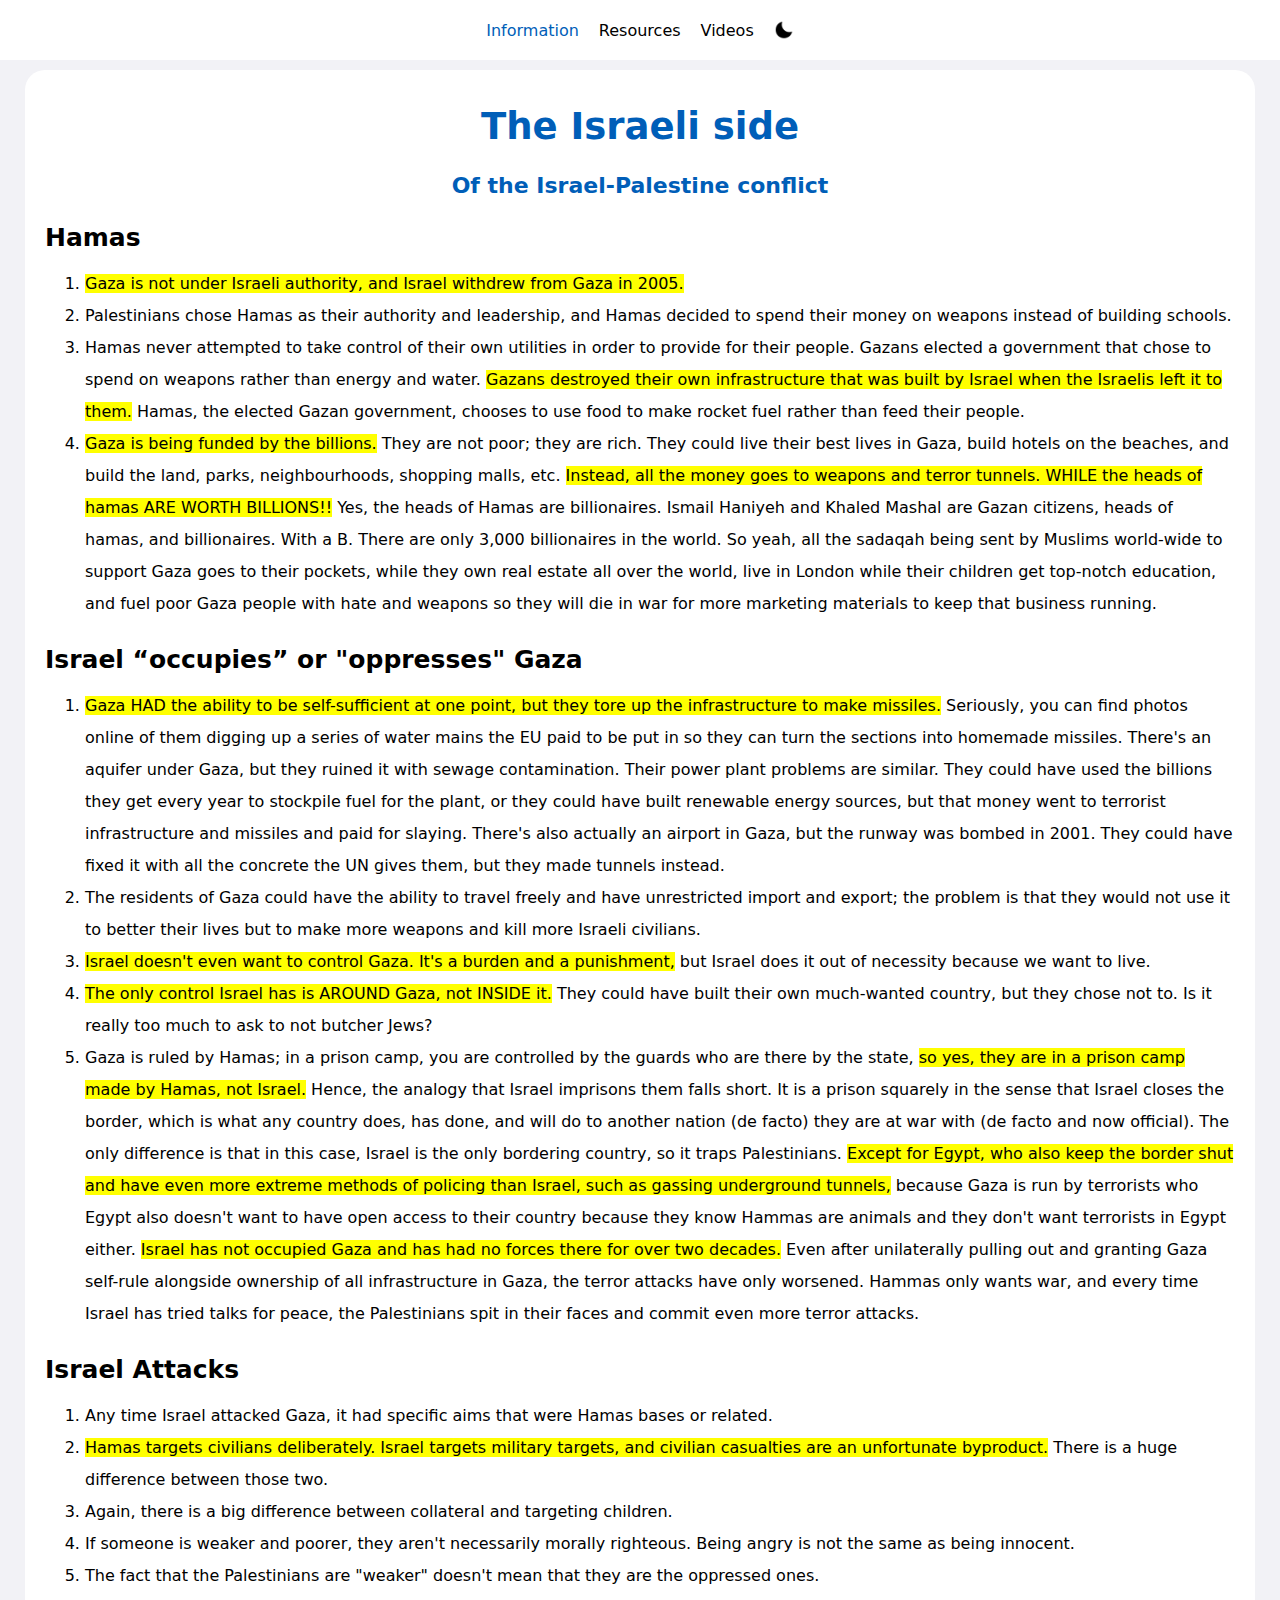
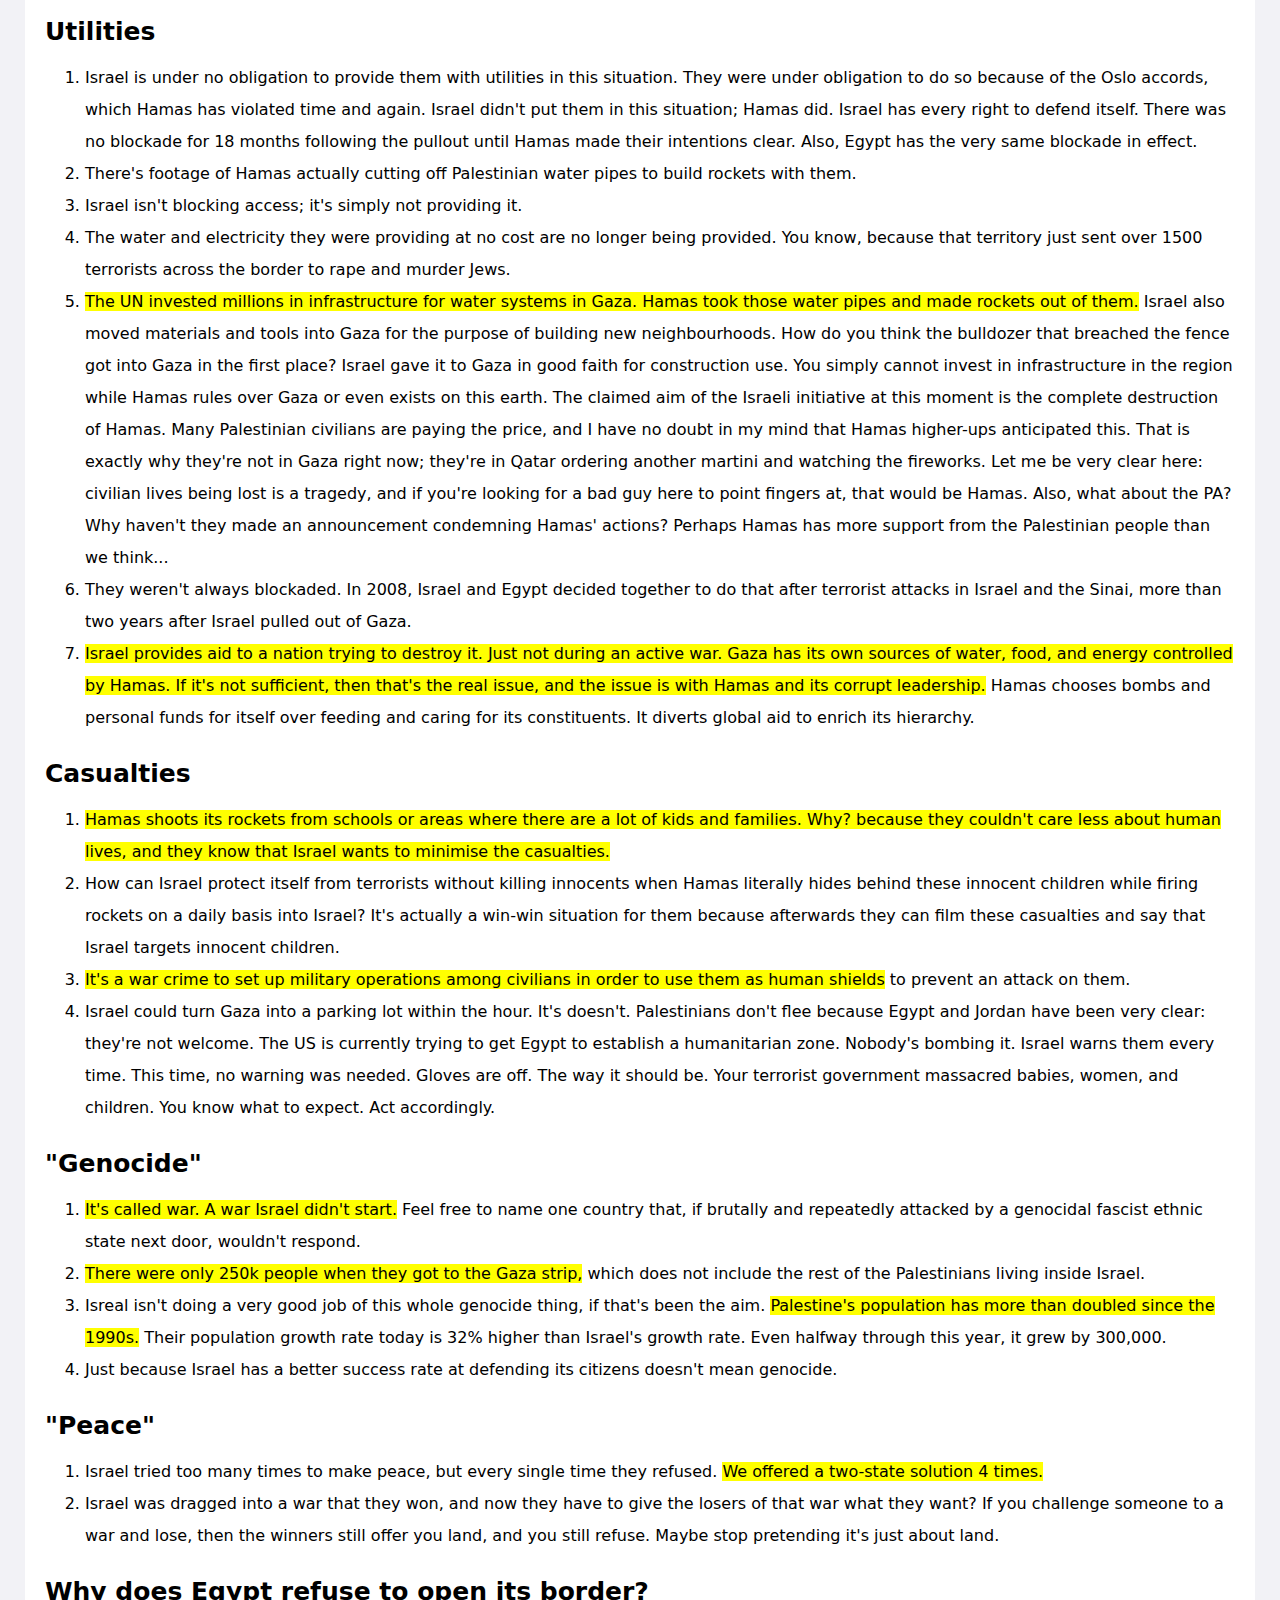
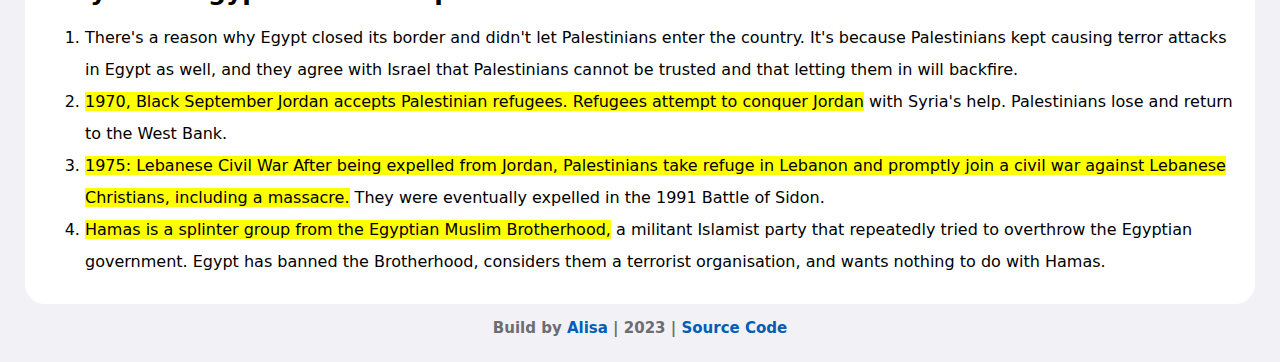
<file: index.html>
<!DOCTYPE html>
<html lang="en">
<head>
    <meta charset="UTF-8">
    <meta name="viewport" content="width=device-width, initial-scale=1.0">
    <link rel="stylesheet" href="style.css">
    <title>The Israeli Side Of The Israel-Palestine Conflict</title>
    <meta name="description" content="The Israel-Palestine conflict explained by providing facts from the history and from the present">
    <link rel="icon" href="icons/flag.png">
    <script src="dark.js"></script>
</head>

<body>
    <nav id="navbar">
        <a id="active" href="#">Information</a>
        <a href="resources.html">Resources</a>
        <a href="videos.html">Videos</a>
        <img id="icon" onclick="changeTheme()" src="icons/moon.png" alt="moon">    
    </nav> 
    <main>
        <div class="card">
            <article>
                <h1>The Israeli side</h1>
                <h2>Of the Israel-Palestine conflict</h2>
                <section>
                    <h3>Hamas</h3>
                    <ol>
                        <li><mark>Gaza is not under Israeli authority, and Israel withdrew from Gaza in 2005.</mark></li>
                        <li>Palestinians chose Hamas as their authority and leadership, and Hamas decided to spend their money on weapons instead of building schools.</li>
                        <li>Hamas never attempted to take control of their own utilities in order to provide for their people. Gazans elected a government that chose to spend on weapons rather than energy and water.
                            <mark>Gazans destroyed their own infrastructure that was built by Israel when the Israelis left it to them.</mark>
                            Hamas, the elected Gazan government, chooses to use food to make rocket fuel rather than feed their people.
                        </li>
                        <li><mark>Gaza is being funded by the billions.</mark>
                            They are not poor; they are rich. They could live their best lives in Gaza, build hotels on the beaches, and build the land, parks, neighbourhoods, shopping malls, etc. 
                            <mark>Instead, all the money goes to weapons and terror tunnels. WHILE the heads of hamas ARE WORTH BILLIONS!!</mark>
                            Yes, the heads of Hamas are billionaires. Ismail Haniyeh and Khaled Mashal are Gazan citizens, heads of hamas, and billionaires. With a B. There are only 3,000 billionaires in the world.
                            So yeah, all the sadaqah being sent by Muslims world-wide to support Gaza goes to their pockets, while they own real estate all over the world, live in London while their children get top-notch education, and fuel poor Gaza people with hate and weapons so they will die in war for more marketing materials to keep that business running.
                        </li>
                    </ol>
                </section>
                <section>
                    <h3>Israel “occupies” or "oppresses" Gaza</h3>
                    <ol>
                        <li><mark>Gaza HAD the ability to be self-sufficient at one point, but they tore up the infrastructure to make missiles.</mark>
                            Seriously, you can find photos online of them digging up a series of water mains the EU paid to be put in so they can turn the sections into homemade missiles.
                            There's an aquifer under Gaza, but they ruined it with sewage contamination. Their power plant problems are similar.
                            They could have used the billions they get every year to stockpile fuel for the plant, or they could have built renewable energy sources, but that money went to terrorist infrastructure and missiles and paid for slaying.
                            There's also actually an airport in Gaza, but the runway was bombed in 2001.
                            They could have fixed it with all the concrete the UN gives them, but they made tunnels instead.
                        </li>
                        <li>The residents of Gaza could have the ability to travel freely and have unrestricted import and export;
                            the problem is that they would not use it to better their lives but to make more weapons and kill more Israeli civilians.
                        </li>
                        <li><mark>Israel doesn't even want to control Gaza. It's a burden and a punishment,</mark>
                            but Israel does it out of necessity because we want to live.
                        </li>
                        <li><mark>The only control Israel has is AROUND Gaza, not INSIDE it.</mark>
                            They could have built their own much-wanted country, but they chose not to. Is it really too much to ask to not butcher Jews?
                        </li>
                        <li>Gaza is ruled by Hamas; in a prison camp, you are controlled by the guards who are there by the state,
                            <mark>so yes, they are in a prison camp made by Hamas, not Israel.</mark>
                            Hence, the analogy that Israel imprisons them falls short.
                            It is a prison squarely in the sense that Israel closes the border, which is what any country does, has done, and will do to another nation (de facto) they are at war with (de facto and now official).
                            The only difference is that in this case, Israel is the only bordering country, so it traps Palestinians.
                            <mark>Except for Egypt, who also keep the border shut and have even more extreme methods of policing than Israel, such as gassing underground tunnels,</mark>
                            because Gaza is run by terrorists who Egypt also doesn't want to have open access to their country because they know Hammas are animals and they don't want terrorists in Egypt either.
                            <mark>Israel has not occupied Gaza and has had no forces there for over two decades.</mark>
                            Even after unilaterally pulling out and granting Gaza self-rule alongside ownership of all infrastructure in Gaza, the terror attacks have only worsened.
                            Hammas only wants war, and every time Israel has tried talks for peace, the Palestinians spit in their faces and commit even more terror attacks.
                        </li>
                    </ol>
                </section>
                <section>
                    <h3>Israel Attacks</h3>
                    <ol>
                        <li>Any time Israel attacked Gaza, it had specific aims that were Hamas bases or related.</li>
                        <li><mark>Hamas targets civilians deliberately. Israel targets military targets, and civilian casualties are an unfortunate byproduct.</mark>
                            There is a huge difference between those two.
                        </li>
                        <li>Again, there is a big difference between collateral and targeting children.</li>
                        <li>If someone is weaker and poorer, they aren't necessarily morally righteous. Being angry is not the same as being innocent.</li>
                        <li>The fact that the Palestinians are "weaker" doesn't mean that they are the oppressed ones.</li>
                    </ol>
                    <h3>Utilities</h3>
                    <ol>
                        <li>Israel is under no obligation to provide them with utilities in this situation.
                            They were under obligation to do so because of the Oslo accords, which Hamas has violated time and again. Israel didn't put them in this situation; Hamas did.
                            Israel has every right to defend itself. There was no blockade for 18 months following the pullout until Hamas made their intentions clear.
                            Also, Egypt has the very same blockade in effect.
                        </li>
                        <li>There's footage of Hamas actually cutting off Palestinian water pipes to build rockets with them.</li>
                        <li>Israel isn't blocking access; it's simply not providing it.</li>
                        <li>The water and electricity they were providing at no cost are no longer being provided. You know, because that territory just sent over 1500 terrorists across the border to rape and murder Jews.</li>
                        <li><mark>The UN invested millions in infrastructure for water systems in Gaza. Hamas took those water pipes and made rockets out of them.</mark>
                            Israel also moved materials and tools into Gaza for the purpose of building new neighbourhoods.
                            How do you think the bulldozer that breached the fence got into Gaza in the first place?
                            Israel gave it to Gaza in good faith for construction use. You simply cannot invest in infrastructure in the region while Hamas rules over Gaza or even exists on this earth.
                            The claimed aim of the Israeli initiative at this moment is the complete destruction of Hamas. Many Palestinian civilians are paying the price, and I have no doubt in my mind that Hamas higher-ups anticipated this.
                            That is exactly why they're not in Gaza right now; they're in Qatar ordering another martini and watching the fireworks. Let me be very clear here: civilian lives being lost is a tragedy, and if you're looking for a bad guy here to point fingers at, that would be Hamas.
                            Also, what about the PA? Why haven't they made an announcement condemning Hamas' actions?
                            Perhaps Hamas has more support from the Palestinian people than we think...
                        </li>
                        <li>They weren't always blockaded. In 2008, Israel and Egypt decided together to do that after terrorist attacks in Israel and the Sinai, more than two years after Israel pulled out of Gaza.</li>
                        <li><mark>Israel provides aid to a nation trying to destroy it. Just not during an active war. Gaza has its own sources of water, food, and energy controlled by Hamas. If it's not sufficient, then that's the real issue, and the issue is with Hamas and its corrupt leadership.</mark>
                            Hamas chooses bombs and personal funds for itself over feeding and caring for its constituents. It diverts global aid to enrich its hierarchy.
                        </li>
                    </ol>
                </section>
                <section>
                    <h3>Casualties</h3>
                    <ol>
                        <li><mark>Hamas shoots its rockets from schools or areas where there are a lot of kids and families. Why? because they couldn't care less about human lives, and they know that Israel wants to minimise the casualties.</mark></li>
                        <li>How can Israel protect itself from terrorists without killing innocents when Hamas literally hides behind these innocent children while firing rockets on a daily basis into Israel? It's actually a win-win situation for them because afterwards they can film these casualties and say that Israel targets innocent children.</li>
                        <li><mark>It's a war crime to set up military operations among civilians in order to use them as human shields</mark> to prevent an attack on them.</li>
                        <li>Israel could turn Gaza into a parking lot within the hour. It's doesn't. Palestinians don't flee because Egypt and Jordan have been very clear: they're not welcome.
                            The US is currently trying to get Egypt to establish a humanitarian zone. Nobody's bombing it. Israel warns them every time.
                            This time, no warning was needed. Gloves are off. The way it should be. Your terrorist government massacred babies, women, and children. You know what to expect. Act accordingly.
                        </li>
                    </ol>
                    <h3>"Genocide"</h3>
                    <ol>
                        <li><mark>It's called war. A war Israel didn't start.</mark>
                            Feel free to name one country that, if brutally and repeatedly attacked by a genocidal fascist ethnic state next door, wouldn't respond.
                        </li>
                        <li><mark>There were only 250k people when they got to the Gaza strip,</mark>
                            which does not include the rest of the Palestinians living inside Israel.
                        </li>
                        <li>Isreal isn't doing a very good job of this whole genocide thing, if that's been the aim.
                            <mark>Palestine's population has more than doubled since the 1990s.</mark>
                            Their population growth rate today is 32% higher than Israel's growth rate. Even halfway through this year, it grew by 300,000.
                        </li>
                        <!-- <li>Israel did not steal this territory. It was a demilitarized area ruled by the Turkish, then by the English. The Arabs that were in this territory were Egyptians, Lebanese, Jordanian, Syrian.. Jews were also here (since the biblical story). Building the kibuts, farms, coffee shops and restaurants, they had their newspaper etc. The right to build a Jewish state was given after the haulocost, some of the land was purchased with money.</li> -->
                        <li>Just because Israel has a better success rate at defending its citizens doesn't mean genocide.</li>
                    </ol>
                </section>
                <section>
                    <h3>"Peace"</h3>
                    <ol>
                        <li>Israel tried too many times to make peace, but every single time they refused.
                            <mark>We offered a two-state solution 4 times.</mark>
                        </li>
                        <li>Israel was dragged into a war that they won, and now they have to give the losers of that war what they want?
                            If you challenge someone to a war and lose, then the winners still offer you land, and you still refuse. Maybe stop pretending it's just about land.
                        </li>
                    </ol>
                </section>
                <section>
                    <h3>Why does Egypt refuse to open its border?</h3>
                    <ol>
                        <li>There's a reason why Egypt closed its border and didn't let Palestinians enter the country.
                            It's because Palestinians kept causing terror attacks in Egypt as well, and they agree with Israel that Palestinians cannot be trusted and that letting them in will backfire.
                        </li>
                        <li><mark>1970, Black September Jordan accepts Palestinian refugees. Refugees attempt to conquer Jordan</mark>
                            with Syria's help. Palestinians lose and return to the West Bank.
                        </li>
                        <li><mark>1975: Lebanese Civil War After being expelled from Jordan, Palestinians take refuge in Lebanon and promptly join a civil war against Lebanese Christians, including a massacre.</mark>
                            They were eventually expelled in the 1991 Battle of Sidon.
                        </li>
                        <li><mark>Hamas is a splinter group from the Egyptian Muslim Brotherhood,</mark>
                            a militant Islamist party that repeatedly tried to overthrow the Egyptian government.
                            Egypt has banned the Brotherhood, considers them a terrorist organisation, and wants nothing to do with Hamas.
                        </li>
                    </ol>
                </section>
            </article>
        </div>
        <footer>
            <p>Build by 
                <a href="https://twitter.com/alisayar_" target="_blank">Alisa</a>
                | 2023 |
                <a href="https://github.com/alisa-yar/The-Israeli-Side" target="_blank">Source Code</a>
            </p>
        </footer>
    </main>
</body>
</html>
</file>
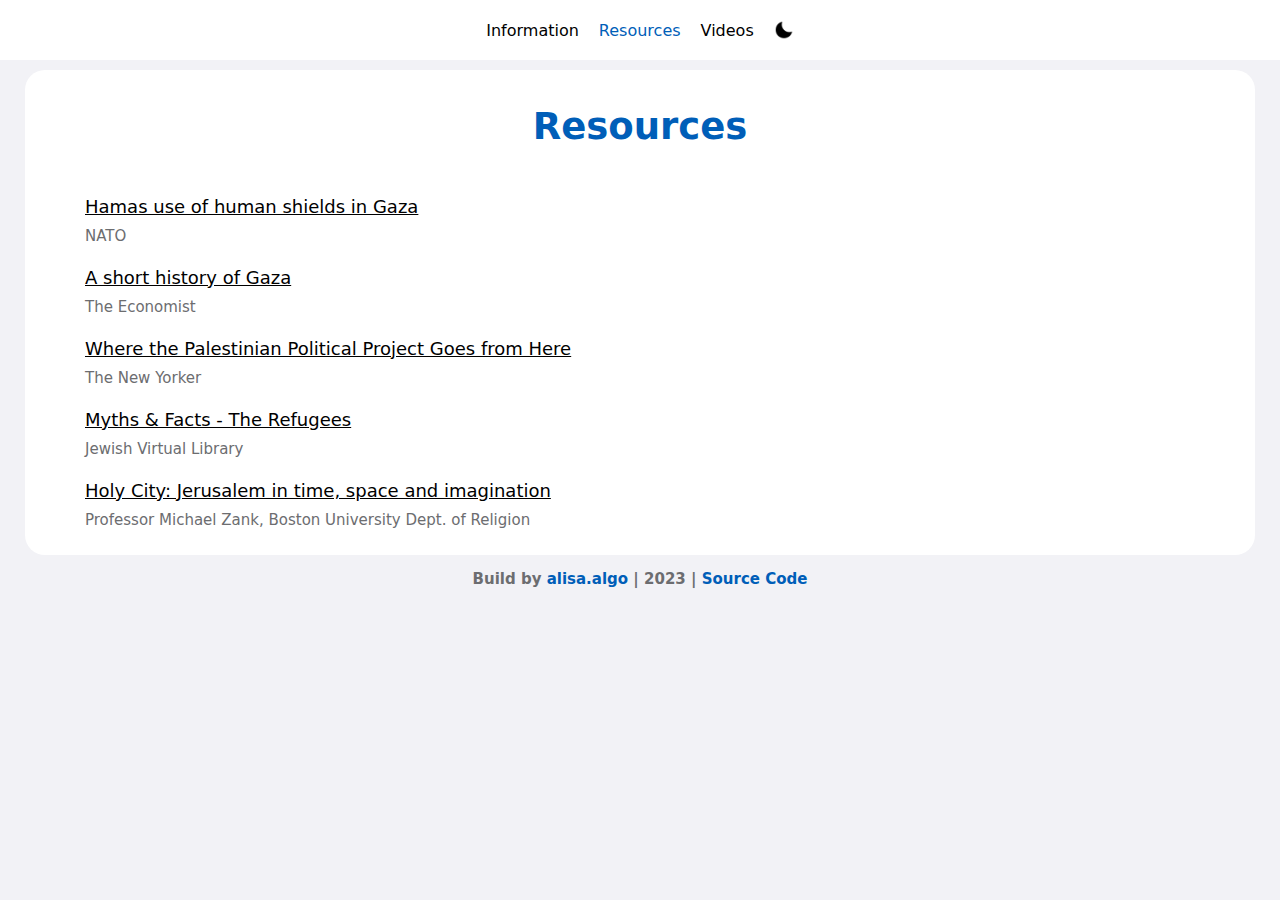
<file: resources.html>
<!DOCTYPE html>
<html lang="en">
<head>
    <meta charset="UTF-8">
    <meta name="viewport" content="width=device-width, initial-scale=1.0">
    <link rel="stylesheet" href="style.css">
    <title>Resources About The Israel-Palestine Conflict</title>
    <meta name="description" content="Resources and links to websites and articles that explain the Israel-Palestine conflict from an unbiased point of view as well as from an Israeli point of view">    
    <link rel="icon" href="icons/flag.png">
    <script src="dark.js"></script>
</head>

<body>
    <nav id="navbar">
        <a href="index.html">Information</a>
        <a id="active" href="#">Resources</a>
        <a href="videos.html">Videos</a>
        <!-- <a href="russian.html">Russian</a> -->
        <img id="icon" onclick="changeTheme()" src="icons/moon.png" alt="moon">    
    </nav> 

    <main>
        <div class="card">
        <h1>Resources</h1>
        <section class="links"> 
            <ul> 
                <li><a href="https://stratcomcoe.org/cuploads/pfiles/hamas_human_shields.pdf" target="_blank">Hamas use of human shields in Gaza</a></li>
                <p class="author">NATO</p>
                <li><a href="https://archive.is/rYoCB" target="_blank">A short history of Gaza</a></li>
                <p class="author">The Economist</p>
                <li><a href="https://www.newyorker.com/news/q-and-a/where-the-palestinian-political-project-goes-from-here" target="_blank">Where the Palestinian Political Project Goes from Here</a></li>
                <p class="author">The New Yorker</p>
                <li><a href="https://www.jewishvirtuallibrary.org/myths-and-facts-the-refugees" target="_blank">Myths & Facts - The Refugees</a></li>
                <p class="author">Jewish Virtual Library</p>
                <li><a href="https://www.bu.edu/mzank/Jerusalem/p/period0.htm" target="_blank">Holy City: Jerusalem in time, space and imagination</a></li>
                <p class="author">Professor Michael Zank, Boston University Dept. of Religion</p>
            </ul> 
        </section> 

    </div>
        <footer>
            <p>Build by 
                <a href="https://twitter.com/alisayar_" target="_blank">alisa.algo</a>
                | 2023 |
                <a href="https://github.com/alisa-yar/The-Israeli-Side" target="_blank">Source Code</a>
            </p>
        </footer>
    </main>
</body>
</html>
</file>
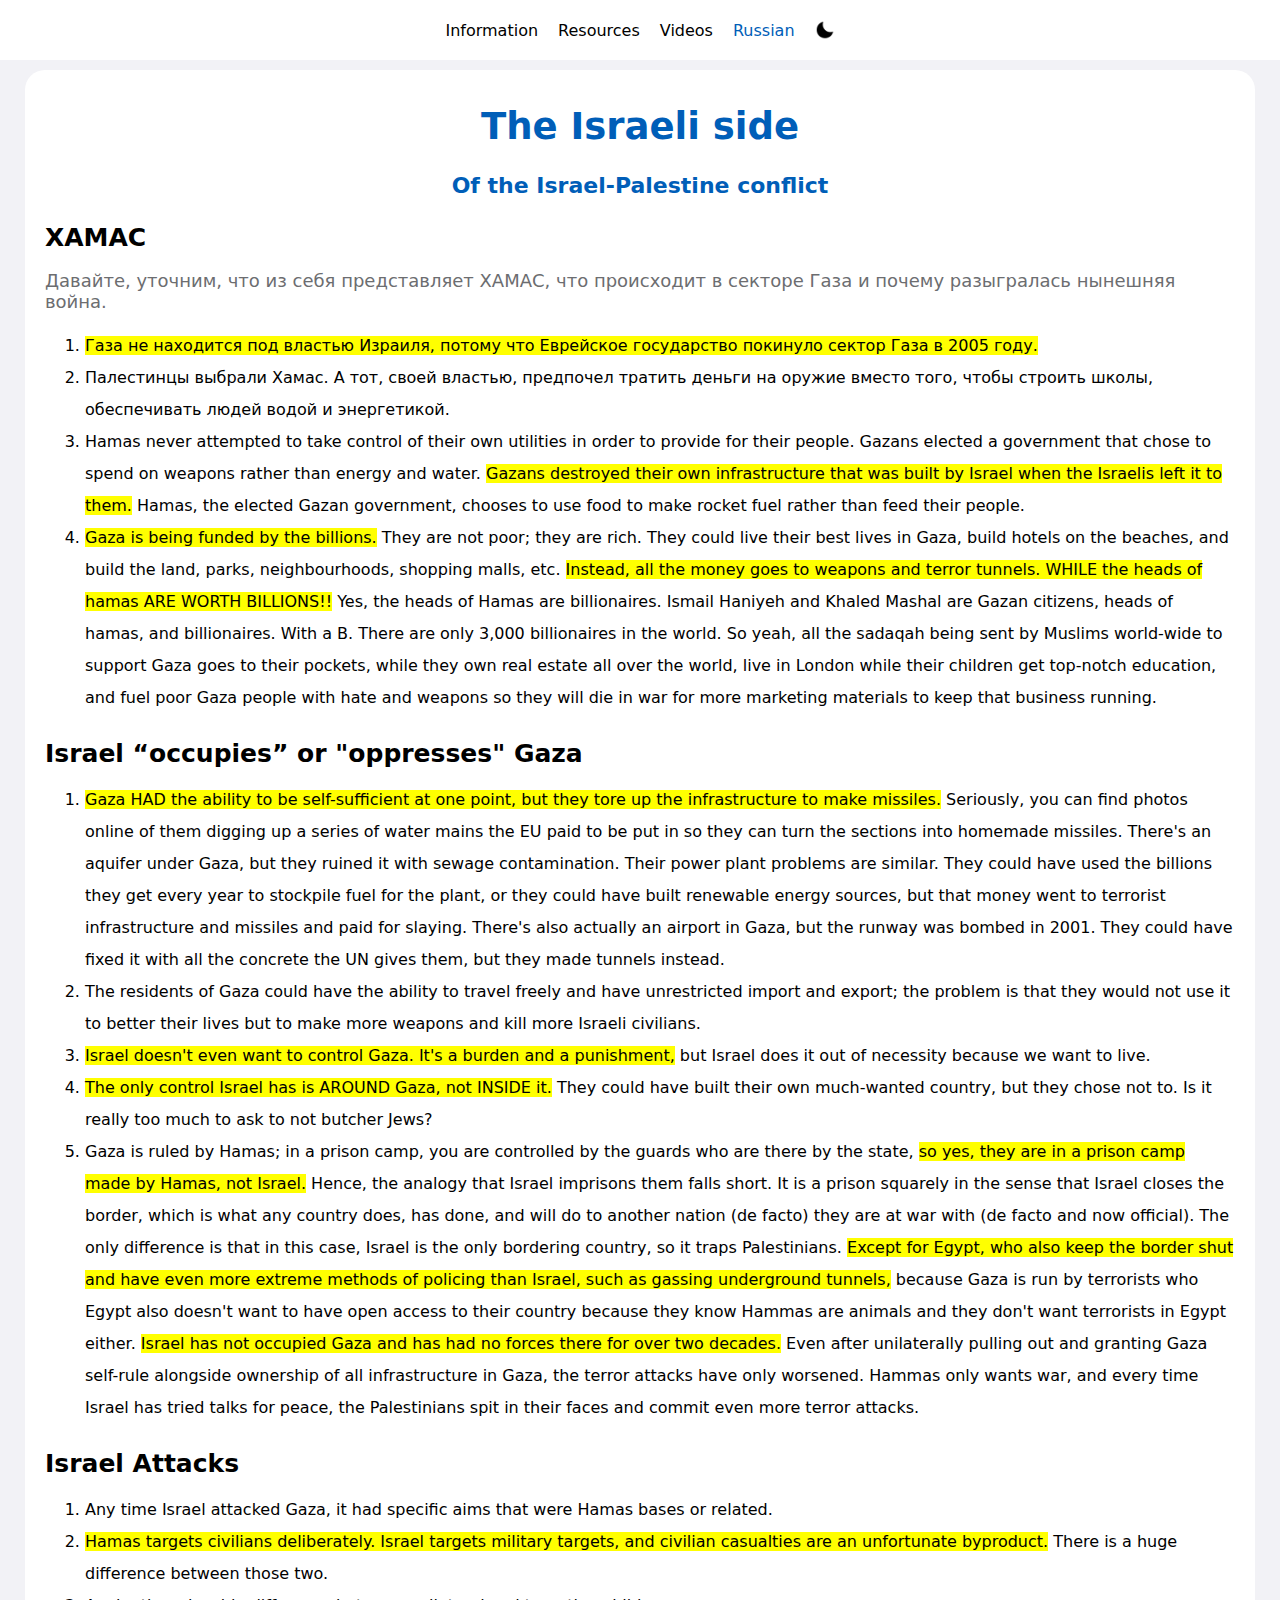
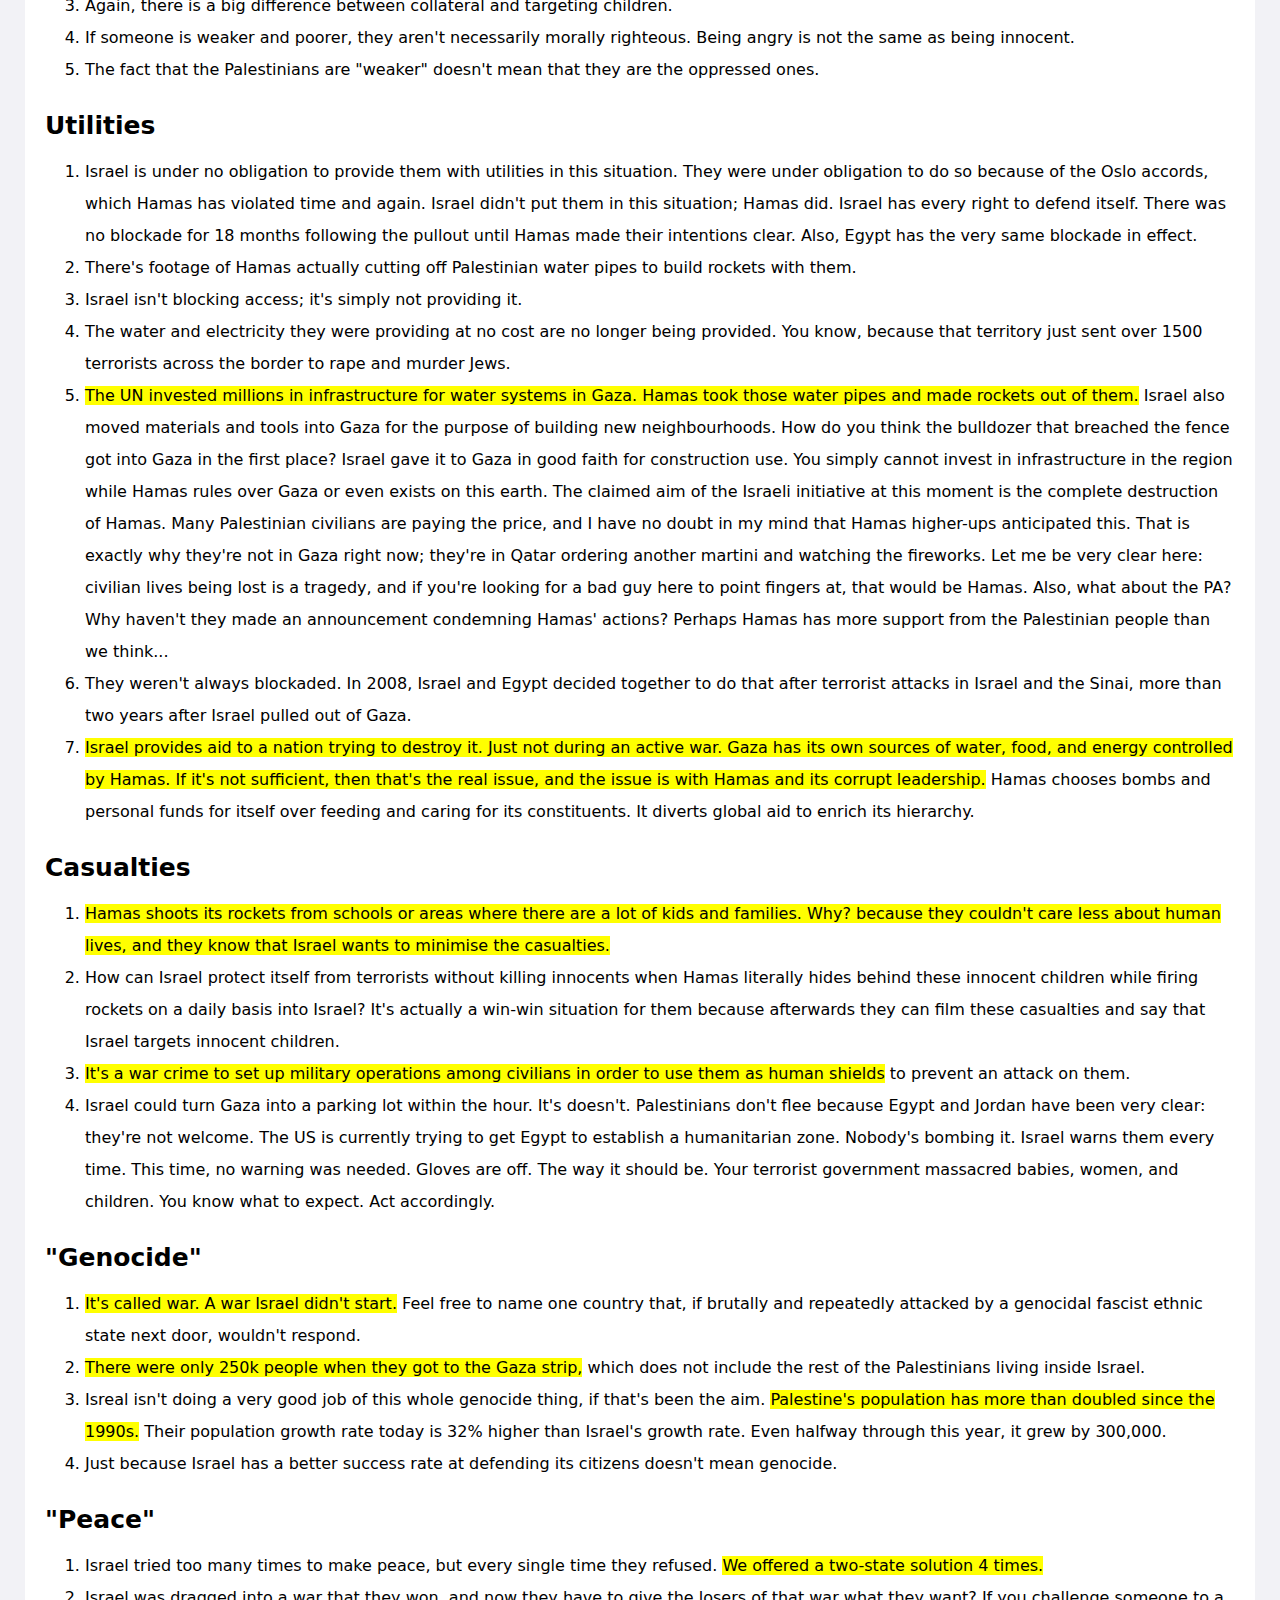
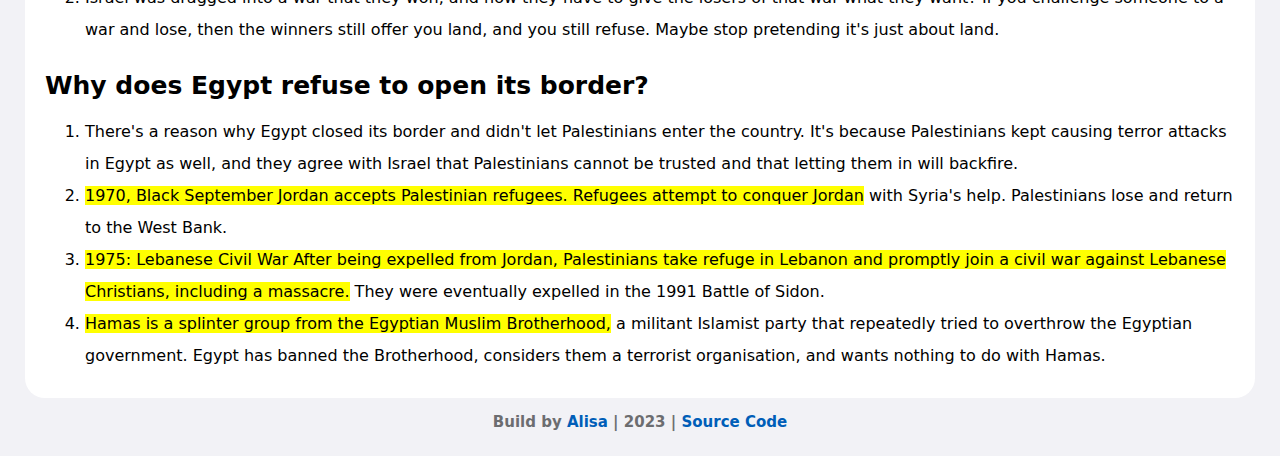
<file: russian.html>
<!DOCTYPE html>
<html lang="ru">
<head>
    <meta charset="UTF-8">
    <meta name="viewport" content="width=device-width, initial-scale=1.0">
    <link rel="stylesheet" href="style.css">
    <title>The Israeli Side Of The Israel-Palestine Conflict</title>
    <meta name="description" content="The Israel-Palestine conflict explained by providing facts from the history and from the present">
    <link rel="icon" href="icons/flag.png">
    <script src="dark.js"></script>
</head>

<body>
    <nav id="navbar">
        <a href="index.html">Information</a>
        <a href="resources.html">Resources</a>
        <a href="videos.html">Videos</a>
        <a id="active" href="#">Russian</a>
        <img id="icon" onclick="changeTheme()" src="icons/moon.png" alt="moon">    
    </nav> 
    <main>
        <div class="card">
            <article>
                <h1>The Israeli side</h1>
                <h2>Of the Israel-Palestine conflict</h2>
                <section>
                    <h3>ХАМАС</h3>
                    <p>Давайте, уточним, что из себя представляет ХАМАС, что происходит в секторе Газа и почему разыгралась нынешняя война.</p>
                    <ol>
                        <li><mark>Газа не находится под властью Израиля, потому что Еврейское государство покинуло сектор Газа в 2005 году.</mark></li>
                        <li>Палестинцы выбрали Хамас. А тот,  своей властью, предпочел тратить деньги на оружие вместо того, чтобы строить школы, обеспечивать людей водой и энергетикой.</li>
                        <li>Hamas never attempted to take control of their own utilities in order to provide for their people. Gazans elected a government that chose to spend on weapons rather than energy and water.
                            <mark>Gazans destroyed their own infrastructure that was built by Israel when the Israelis left it to them.</mark>
                            Hamas, the elected Gazan government, chooses to use food to make rocket fuel rather than feed their people.
                        </li>
                        <li><mark>Gaza is being funded by the billions.</mark>
                            They are not poor; they are rich. They could live their best lives in Gaza, build hotels on the beaches, and build the land, parks, neighbourhoods, shopping malls, etc. 
                            <mark>Instead, all the money goes to weapons and terror tunnels. WHILE the heads of hamas ARE WORTH BILLIONS!!</mark>
                            Yes, the heads of Hamas are billionaires. Ismail Haniyeh and Khaled Mashal are Gazan citizens, heads of hamas, and billionaires. With a B. There are only 3,000 billionaires in the world.
                            So yeah, all the sadaqah being sent by Muslims world-wide to support Gaza goes to their pockets, while they own real estate all over the world, live in London while their children get top-notch education, and fuel poor Gaza people with hate and weapons so they will die in war for more marketing materials to keep that business running.
                        </li>
                    </ol>
                </section>
                <section>
                    <h3>Israel “occupies” or "oppresses" Gaza</h3>
                    <ol>
                        <li><mark>Gaza HAD the ability to be self-sufficient at one point, but they tore up the infrastructure to make missiles.</mark>
                            Seriously, you can find photos online of them digging up a series of water mains the EU paid to be put in so they can turn the sections into homemade missiles.
                            There's an aquifer under Gaza, but they ruined it with sewage contamination. Their power plant problems are similar.
                            They could have used the billions they get every year to stockpile fuel for the plant, or they could have built renewable energy sources, but that money went to terrorist infrastructure and missiles and paid for slaying.
                            There's also actually an airport in Gaza, but the runway was bombed in 2001.
                            They could have fixed it with all the concrete the UN gives them, but they made tunnels instead.
                        </li>
                        <li>The residents of Gaza could have the ability to travel freely and have unrestricted import and export;
                            the problem is that they would not use it to better their lives but to make more weapons and kill more Israeli civilians.
                        </li>
                        <li><mark>Israel doesn't even want to control Gaza. It's a burden and a punishment,</mark>
                            but Israel does it out of necessity because we want to live.
                        </li>
                        <li><mark>The only control Israel has is AROUND Gaza, not INSIDE it.</mark>
                            They could have built their own much-wanted country, but they chose not to. Is it really too much to ask to not butcher Jews?
                        </li>
                        <li>Gaza is ruled by Hamas; in a prison camp, you are controlled by the guards who are there by the state,
                            <mark>so yes, they are in a prison camp made by Hamas, not Israel.</mark>
                            Hence, the analogy that Israel imprisons them falls short.
                            It is a prison squarely in the sense that Israel closes the border, which is what any country does, has done, and will do to another nation (de facto) they are at war with (de facto and now official).
                            The only difference is that in this case, Israel is the only bordering country, so it traps Palestinians.
                            <mark>Except for Egypt, who also keep the border shut and have even more extreme methods of policing than Israel, such as gassing underground tunnels,</mark>
                            because Gaza is run by terrorists who Egypt also doesn't want to have open access to their country because they know Hammas are animals and they don't want terrorists in Egypt either.
                            <mark>Israel has not occupied Gaza and has had no forces there for over two decades.</mark>
                            Even after unilaterally pulling out and granting Gaza self-rule alongside ownership of all infrastructure in Gaza, the terror attacks have only worsened.
                            Hammas only wants war, and every time Israel has tried talks for peace, the Palestinians spit in their faces and commit even more terror attacks.
                        </li>
                    </ol>
                </section>
                <section>
                    <h3>Israel Attacks</h3>
                    <ol>
                        <li>Any time Israel attacked Gaza, it had specific aims that were Hamas bases or related.</li>
                        <li><mark>Hamas targets civilians deliberately. Israel targets military targets, and civilian casualties are an unfortunate byproduct.</mark>
                            There is a huge difference between those two.
                        </li>
                        <li>Again, there is a big difference between collateral and targeting children.</li>
                        <li>If someone is weaker and poorer, they aren't necessarily morally righteous. Being angry is not the same as being innocent.</li>
                        <li>The fact that the Palestinians are "weaker" doesn't mean that they are the oppressed ones.</li>
                    </ol>
                    <h3>Utilities</h3>
                    <ol>
                        <li>Israel is under no obligation to provide them with utilities in this situation.
                            They were under obligation to do so because of the Oslo accords, which Hamas has violated time and again. Israel didn't put them in this situation; Hamas did.
                            Israel has every right to defend itself. There was no blockade for 18 months following the pullout until Hamas made their intentions clear.
                            Also, Egypt has the very same blockade in effect.
                        </li>
                        <li>There's footage of Hamas actually cutting off Palestinian water pipes to build rockets with them.</li>
                        <li>Israel isn't blocking access; it's simply not providing it.</li>
                        <li>The water and electricity they were providing at no cost are no longer being provided. You know, because that territory just sent over 1500 terrorists across the border to rape and murder Jews.</li>
                        <li><mark>The UN invested millions in infrastructure for water systems in Gaza. Hamas took those water pipes and made rockets out of them.</mark>
                            Israel also moved materials and tools into Gaza for the purpose of building new neighbourhoods.
                            How do you think the bulldozer that breached the fence got into Gaza in the first place?
                            Israel gave it to Gaza in good faith for construction use. You simply cannot invest in infrastructure in the region while Hamas rules over Gaza or even exists on this earth.
                            The claimed aim of the Israeli initiative at this moment is the complete destruction of Hamas. Many Palestinian civilians are paying the price, and I have no doubt in my mind that Hamas higher-ups anticipated this.
                            That is exactly why they're not in Gaza right now; they're in Qatar ordering another martini and watching the fireworks. Let me be very clear here: civilian lives being lost is a tragedy, and if you're looking for a bad guy here to point fingers at, that would be Hamas.
                            Also, what about the PA? Why haven't they made an announcement condemning Hamas' actions?
                            Perhaps Hamas has more support from the Palestinian people than we think...
                        </li>
                        <li>They weren't always blockaded. In 2008, Israel and Egypt decided together to do that after terrorist attacks in Israel and the Sinai, more than two years after Israel pulled out of Gaza.</li>
                        <li><mark>Israel provides aid to a nation trying to destroy it. Just not during an active war. Gaza has its own sources of water, food, and energy controlled by Hamas. If it's not sufficient, then that's the real issue, and the issue is with Hamas and its corrupt leadership.</mark>
                            Hamas chooses bombs and personal funds for itself over feeding and caring for its constituents. It diverts global aid to enrich its hierarchy.
                        </li>
                    </ol>
                </section>
                <section>
                    <h3>Casualties</h3>
                    <ol>
                        <li><mark>Hamas shoots its rockets from schools or areas where there are a lot of kids and families. Why? because they couldn't care less about human lives, and they know that Israel wants to minimise the casualties.</mark></li>
                        <li>How can Israel protect itself from terrorists without killing innocents when Hamas literally hides behind these innocent children while firing rockets on a daily basis into Israel? It's actually a win-win situation for them because afterwards they can film these casualties and say that Israel targets innocent children.</li>
                        <li><mark>It's a war crime to set up military operations among civilians in order to use them as human shields</mark> to prevent an attack on them.</li>
                        <li>Israel could turn Gaza into a parking lot within the hour. It's doesn't. Palestinians don't flee because Egypt and Jordan have been very clear: they're not welcome.
                            The US is currently trying to get Egypt to establish a humanitarian zone. Nobody's bombing it. Israel warns them every time.
                            This time, no warning was needed. Gloves are off. The way it should be. Your terrorist government massacred babies, women, and children. You know what to expect. Act accordingly.
                        </li>
                    </ol>
                    <h3>"Genocide"</h3>
                    <ol>
                        <li><mark>It's called war. A war Israel didn't start.</mark>
                            Feel free to name one country that, if brutally and repeatedly attacked by a genocidal fascist ethnic state next door, wouldn't respond.
                        </li>
                        <li><mark>There were only 250k people when they got to the Gaza strip,</mark>
                            which does not include the rest of the Palestinians living inside Israel.
                        </li>
                        <li>Isreal isn't doing a very good job of this whole genocide thing, if that's been the aim.
                            <mark>Palestine's population has more than doubled since the 1990s.</mark>
                            Their population growth rate today is 32% higher than Israel's growth rate. Even halfway through this year, it grew by 300,000.
                        </li>
                        <!-- <li>Israel did not steal this territory. It was a demilitarized area ruled by the Turkish, then by the English. The Arabs that were in this territory were Egyptians, Lebanese, Jordanian, Syrian.. Jews were also here (since the biblical story). Building the kibuts, farms, coffee shops and restaurants, they had their newspaper etc. The right to build a Jewish state was given after the haulocost, some of the land was purchased with money.</li> -->
                        <li>Just because Israel has a better success rate at defending its citizens doesn't mean genocide.</li>
                    </ol>
                </section>
                <section>
                    <h3>"Peace"</h3>
                    <ol>
                        <li>Israel tried too many times to make peace, but every single time they refused.
                            <mark>We offered a two-state solution 4 times.</mark>
                        </li>
                        <li>Israel was dragged into a war that they won, and now they have to give the losers of that war what they want?
                            If you challenge someone to a war and lose, then the winners still offer you land, and you still refuse. Maybe stop pretending it's just about land.
                        </li>
                    </ol>
                </section>
                <section>
                    <h3>Why does Egypt refuse to open its border?</h3>
                    <ol>
                        <li>There's a reason why Egypt closed its border and didn't let Palestinians enter the country.
                            It's because Palestinians kept causing terror attacks in Egypt as well, and they agree with Israel that Palestinians cannot be trusted and that letting them in will backfire.
                        </li>
                        <li><mark>1970, Black September Jordan accepts Palestinian refugees. Refugees attempt to conquer Jordan</mark>
                            with Syria's help. Palestinians lose and return to the West Bank.
                        </li>
                        <li><mark>1975: Lebanese Civil War After being expelled from Jordan, Palestinians take refuge in Lebanon and promptly join a civil war against Lebanese Christians, including a massacre.</mark>
                            They were eventually expelled in the 1991 Battle of Sidon.
                        </li>
                        <li><mark>Hamas is a splinter group from the Egyptian Muslim Brotherhood,</mark>
                            a militant Islamist party that repeatedly tried to overthrow the Egyptian government.
                            Egypt has banned the Brotherhood, considers them a terrorist organisation, and wants nothing to do with Hamas.
                        </li>
                    </ol>
                </section>
            </article>
        </div>
        <footer>
            <p>Build by 
                <a href="https://twitter.com/alisayar_" target="_blank">Alisa</a>
                | 2023 |
                <a href="https://github.com/alisa-yar/The-Israeli-Side" target="_blank">Source Code</a>
            </p>
        </footer>
    </main>
</body>
</html>
</file>
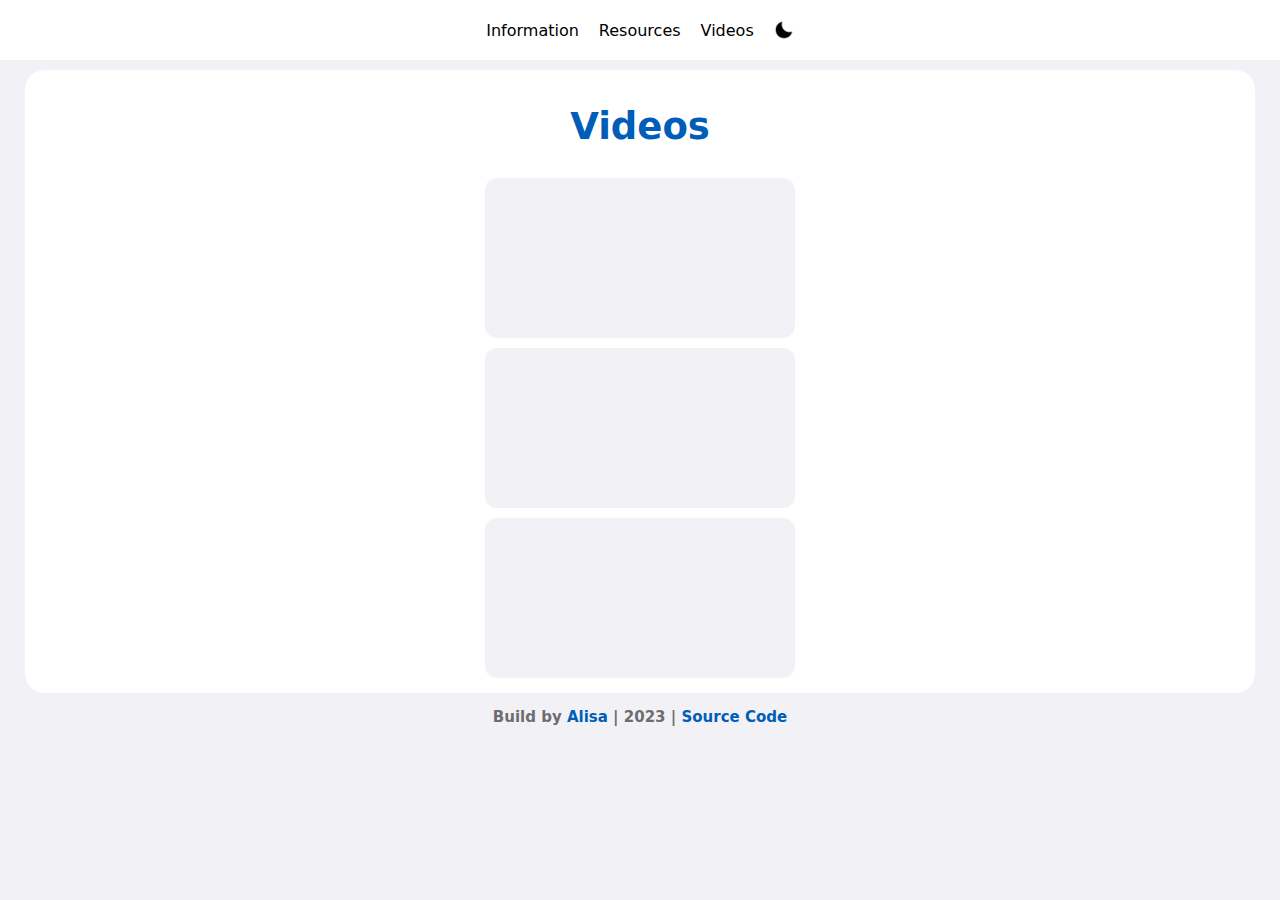
<file: videos.html>
<!DOCTYPE html>
<html lang="en">
<head>
    <meta charset="UTF-8">
    <meta name="viewport" content="width=device-width, initial-scale=1.0">
    <link rel="stylesheet" href="style.css">
    <title>YouTube Videos About The Israel-Palestine Conflict</title>
    <meta name="description" content="YouTube videos that explain the Israel-Palestine conflict from an unbiased point of view as well as from an Israeli point of view">    
    <link rel="icon" href="icons/flag.png">
    <script src="dark.js"></script>
</head>

<body>
    <nav id="navbar">
        <a href="index.html">Information</a>
        <a href="resources.html">Resources</a>
        <a d="active" href="#">Videos</a>
        <!-- <a href="russian.html">Russian</a> -->
        <img id="icon" onclick="changeTheme()" src="icons/moon.png" alt="moon">    
    </nav> 
    <main>
        <div class="card">
            <h1>Videos</h1>
            <div class="videos">
                <!-- <p class="video-title">"The Israel-Palestine conflict: a brief, simple history"</p> -->
                <iframe class="video" width="auto" height="auto" src="https://www.youtube-nocookie.com/embed/iRYZjOuUnlU?si=HkcszQl75NKENYoW" title="YouTube video player" loading="lazy" frameborder="0" 
                        allow="accelerometer; clipboard-write; encrypted-media; gyroscope; picture-in-picture; web-share" allowfullscreen>
                </iframe>
                <!-- <p class="video-title">"The Israel-Hamas War and What It Means for the World" by Ian Bremmer</p> -->
                <iframe class="video" width="auto" height="auto" src="https://www.youtube-nocookie.com/embed/wQmBsbt9blg?si=1MvmBsLqvmyL3ECv" title="YouTube video player" loading="lazy" frameborder="0" 
                        allow="accelerometer; clipboard-write; encrypted-media; gyroscope; picture-in-picture; web-share" allowfullscreen>
                </iframe>
                <!-- <p class="video-title">"Free Palestine? No thanks! (The Israeli perspective you've probably never heard)" by Oren Cahanovitc</p> -->
                <iframe class="video" width="auto" height="auto" src="https://www.youtube-nocookie.com/embed/XNf40sBcvKk?si=_-o96x-3t72u6GMF" title="YouTube video player" loading="lazy" frameborder="0" 
                    allow="accelerometer; clipboard-write; encrypted-media; gyroscope; picture-in-picture; web-share" allowfullscreen>
                </iframe>
            </div>   
        </div>
        <footer>
            <p>Build by 
                <a href="https://twitter.com/alisayar_" target="_blank">Alisa</a>
                | 2023 |
                <a href="https://github.com/alisa-yar/The-Israeli-Side" target="_blank">Source Code</a>
            </p>
        </footer>
    </main>
</body>
</html>
</file>
<file: style.css>
:root {
    --bg: #F2F2F6;
    --textColor: black;
    --textColorSec: #6C6D70;
    --select: #818181;
    --navBg: white;
    --navText: black;
    --linkColor: #005EB8; 
}

.dark-mode {
    --bg: black;
    --textColor: white;
    --textColorSec: #818181;
    --select: #3A3B3C;
    --navBg: rgb(13, 13, 13);
    --navText: white;
    --linkColor: #007AFF;
}

/**********BASIC STYLES**********/
* {
    box-sizing: content-box;
}
body {
    background-color: var(--bg);
    color: var(--textColor);
    font-family: system-ui, -apple-system, BlinkMacSystemFont, 'Segoe UI', Roboto, Oxygen, Ubuntu, Cantarell, 'Open Sans', 'Helvetica Neue', sans-serif;
    font-weight: 500; 
    margin: 0; 
    padding: 0;
}
main {
    padding: 10px 20px; /*vertical | horizontal*/
}

/**********TYPOGRAPHY**********/
h1 {
    font-size: 37px;
    font-weight: 800;
    color: var(--linkColor);
    text-align: center;
}
h2 {
    text-align: center;
    font-size: 22px;
    font-weight: 700;
    margin-top: 2px;
    color: var(--linkColor);
}
h3 {
    text-align: left;
    font-size: 25px;
    font-weight: 700;
    margin-bottom: 2px;
}
h4 {
    font-size: 20px;
    font-weight: 700;
}
h5 {
    font-size: 15px;
    font-weight: 700;
}
a {
    color: var(--linkColor);
    text-decoration: none;
}
p {
    align-items: left;
    color: var(--textColorSec);
    font-size: 18px;
}

/**********LISTS**********/
li {
    line-height: 2;
    /* list-style-type: none; */
}

/**********NAVIGATION BAR**********/
nav {
    align-items: center; 
    background-color: var(--navBg);
    box-sizing: border-box;
    display: inline-flex;           
    height: 60px;
    justify-content: center;
    position: fixed;      
    top: 0;
    width: 100%;
}
nav li {
    align-items: center; 
    display: flex;
    flex-wrap: wrap;
    justify-content: center;
}
nav a {
    align-items: center;
    color: var(--navText);
    display: inline-block;
    font-weight: 500;
    padding: 10px;
}
#active {
    color: var(--linkColor);
}
nav a:hover, a:focus {
    color: var(--textColorSec);
}
#icon {
    height: 20px;
    padding: 10px;
    width: 20px;
}

/**********CARD**********/
.card {
    background-color: var(--navBg);
    border-radius: 20px;
    display: flex;
    flex-direction: column;
    margin: 5px;
    margin-top: 60px;
    padding: 10px 20px; /*vertical | horizontal*/
}

/**********FOOTER**********/
footer p {
    font-size: 15px;
    font-weight: 600;
    text-align: center;
}

/**********SPECIFIC CSS:**********/
/**********videos.html**********/
.videos {
    display: flex;
    flex-direction: column;
    align-items: center; 
}
.video {
    border-radius: 12px;
    padding: 5px;
    background-color: var(--bg);
    margin: 5px;
}
/* .video-title {
    width: 50vw;
    font-size: 1rem;
} */
@media screen and (max-width: 550px) {
    .video {
        width: 50vw;
    }
}
@media screen and (max-width: 320px) {
    nav {
        font-size: 13px;
        left: 5px;
    }
}
/**********resources.html**********/
.links li {
    align-items: left; 
    font-size: 18px;
    line-height: 2;
    list-style-type: none;
}
.links a {
    color: var(--textColor);
    text-decoration: underline;
}
.author {
    font-size: 15px;
    margin-top: 2px;
}
</file>
